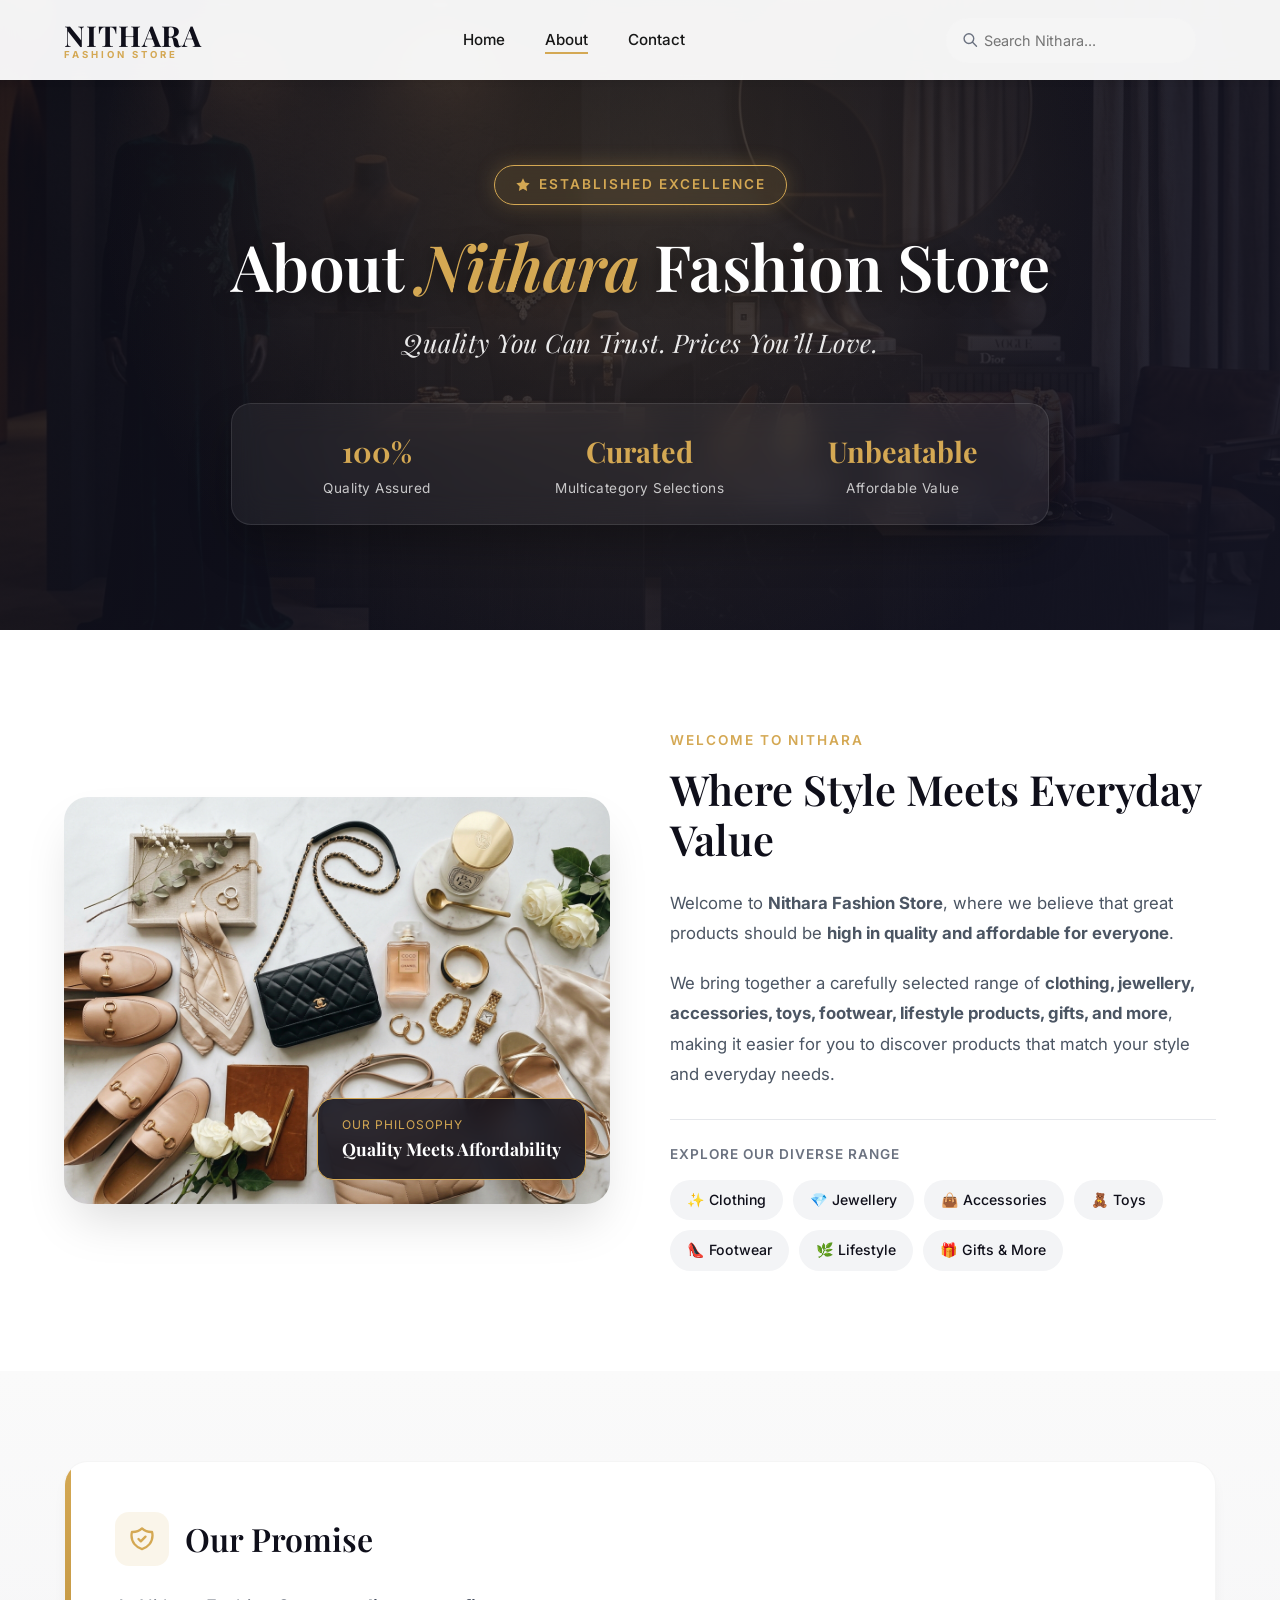
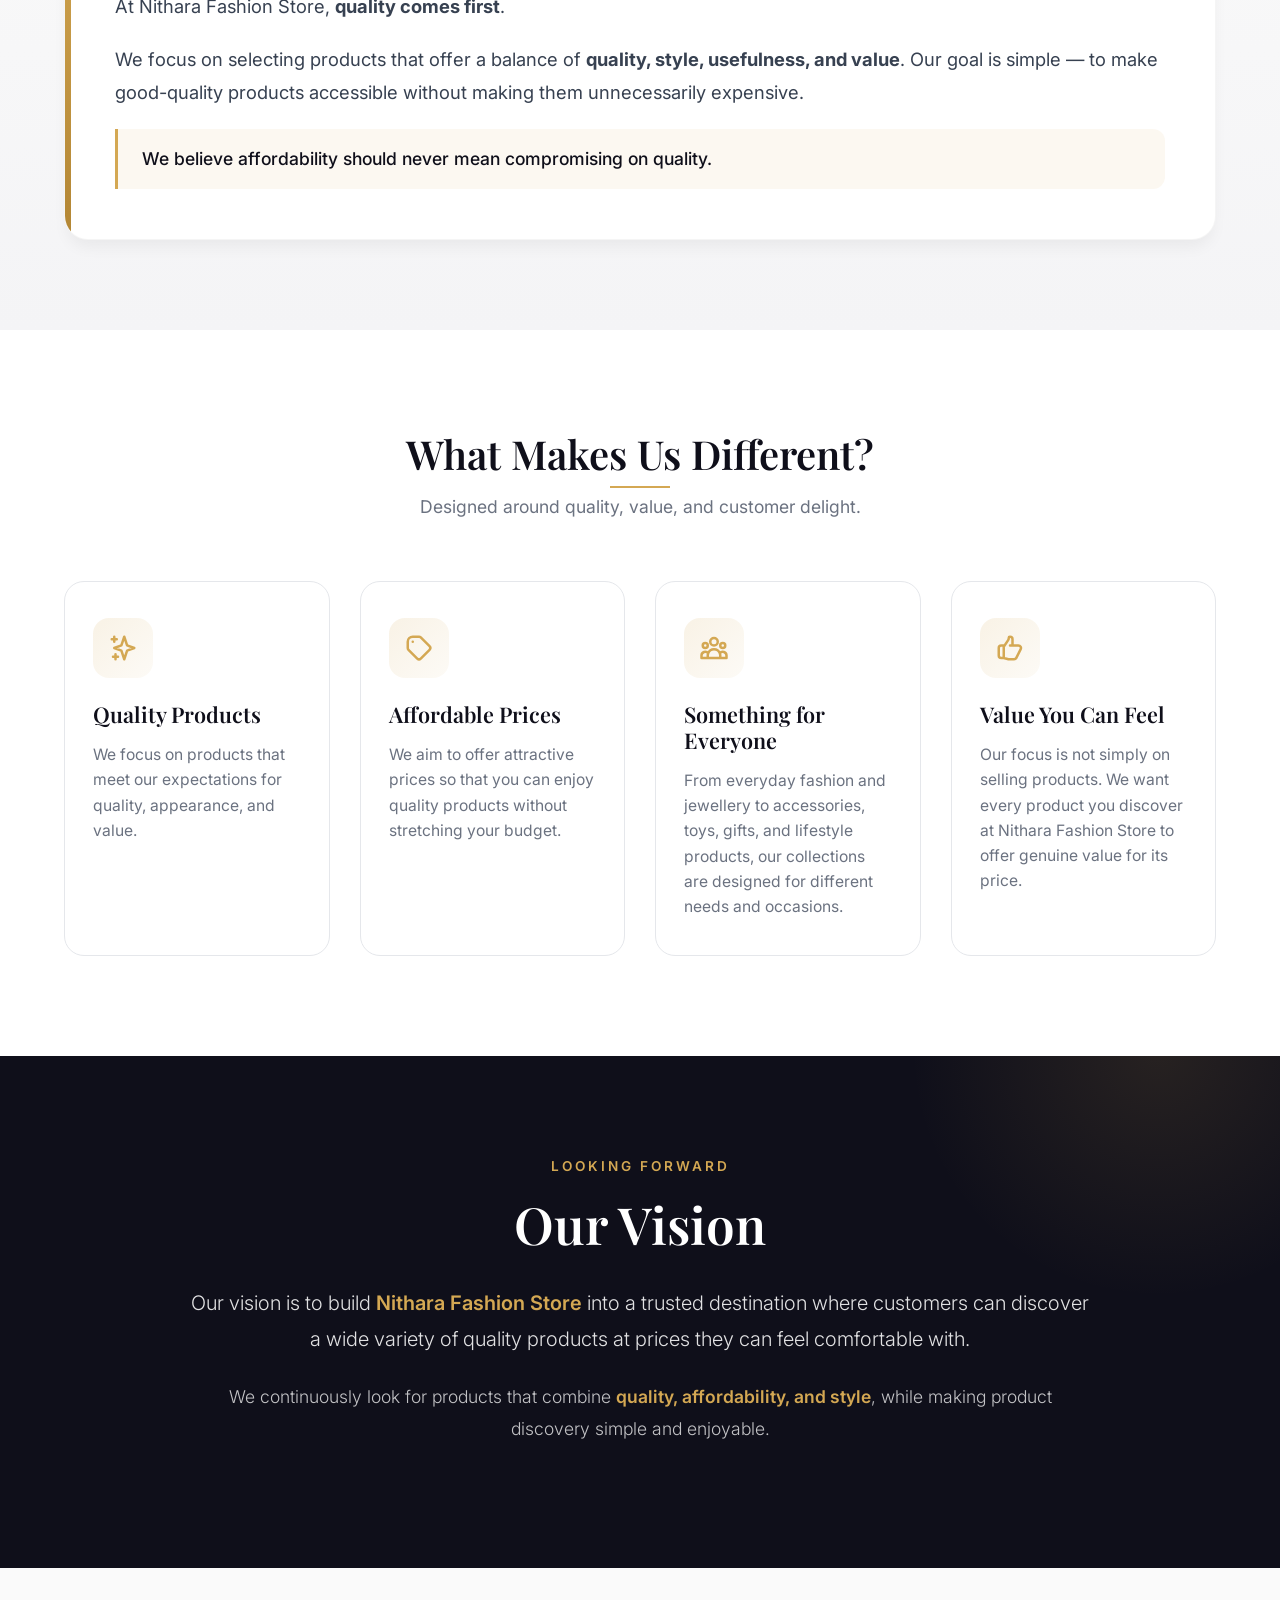
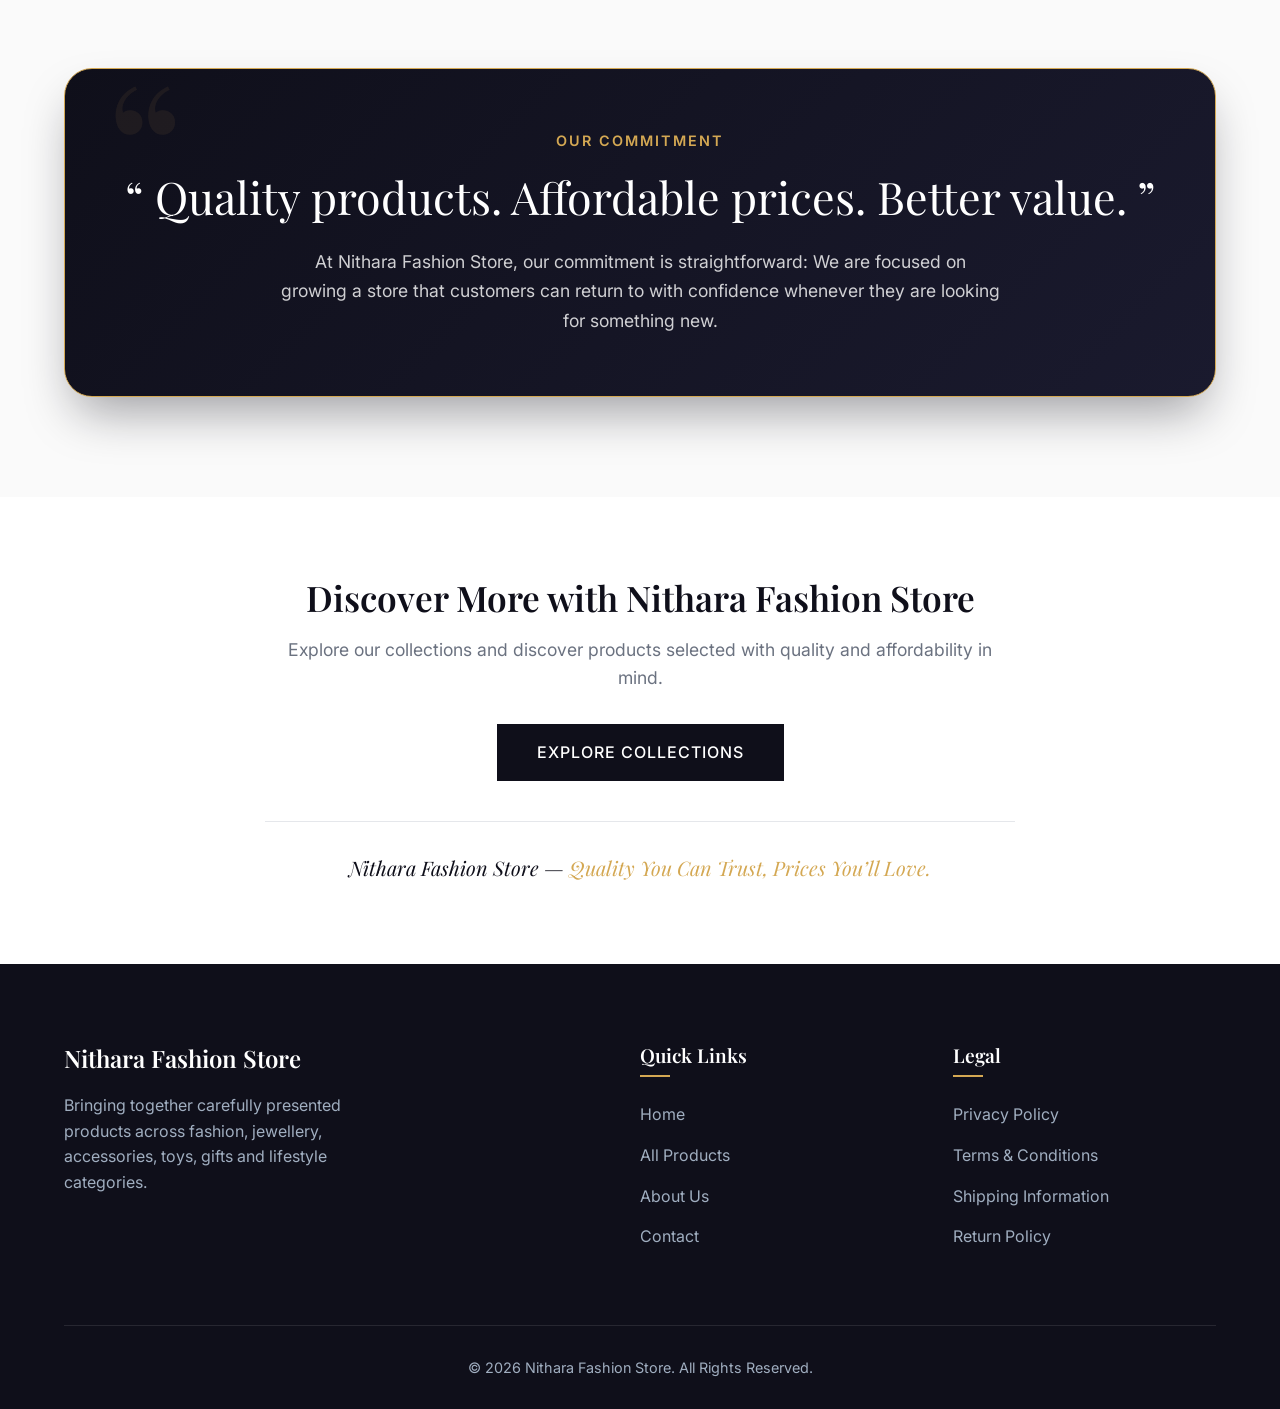
<file: frontend/pages/about.html>
<!DOCTYPE html>
<html lang="en">
<head>
    <meta charset="UTF-8">
    <meta name="viewport" content="width=device-width, initial-scale=1.0">
    <title>About Us | Nithara Fashion Store</title>
    <meta name="description" content="Learn about Nithara Fashion Store - Quality You Can Trust, Prices You'll Love. Clothing, jewellery, accessories, toys, footwear, lifestyle, gifts and more.">
    <link rel="icon" type="image/jpeg" href="../assets/images/favicon.jpg">
    <link rel="stylesheet" href="../css/main.css?v=11">
    <link rel="stylesheet" href="../css/components.css?v=11">
    <style>
        /* Modern Design System Tokens & Animations for About Page */
        :root {
            --gold-glow: rgba(212, 168, 83, 0.25);
            --card-border: rgba(212, 168, 83, 0.15);
        }

        /* Hero Section */
        .about-hero {
            position: relative;
            min-height: 70vh;
            display: flex;
            align-items: center;
            justify-content: center;
            background: linear-gradient(135deg, rgba(15, 15, 26, 0.82) 0%, rgba(20, 20, 35, 0.92) 100%), 
                        url('../assets/images/about-hero.jpg') center/cover no-repeat;
            color: var(--white);
            text-align: center;
            padding: 140px 20px 80px;
            overflow: hidden;
        }

        .about-hero::before {
            content: '';
            position: absolute;
            top: 0; left: 0; right: 0; bottom: 0;
            background: radial-gradient(circle at 50% 30%, rgba(212, 168, 83, 0.15), transparent 70%);
            pointer-events: none;
        }

        .about-hero-content {
            position: relative;
            z-index: 2;
            max-width: 900px;
            margin: 0 auto;
        }

        .hero-badge {
            display: inline-flex;
            align-items: center;
            gap: 8px;
            padding: 8px 20px;
            background: rgba(212, 168, 83, 0.12);
            border: 1px solid var(--primary-gold);
            backdrop-filter: blur(8px);
            border-radius: 50px;
            color: var(--primary-gold);
            font-size: 0.85rem;
            font-weight: 600;
            letter-spacing: 2px;
            text-transform: uppercase;
            margin-bottom: 24px;
            box-shadow: 0 0 20px var(--gold-glow);
        }

        .about-hero h1 {
            font-size: clamp(2.8rem, 5vw, 4.2rem);
            color: var(--white);
            margin-bottom: 20px;
            letter-spacing: -0.5px;
            line-height: 1.15;
            text-shadow: 0 4px 20px rgba(0,0,0,0.5);
        }

        .about-hero h1 span {
            color: var(--primary-gold);
            font-style: italic;
        }

        .about-hero-tagline {
            font-size: clamp(1.2rem, 2vw, 1.6rem);
            color: rgba(255, 255, 255, 0.9);
            font-family: var(--font-heading);
            font-style: italic;
            margin-bottom: 30px;
            letter-spacing: 0.5px;
        }

        /* Hero Quick Stats Floating Pill */
        .hero-stats-bar {
            display: grid;
            grid-template-columns: repeat(auto-fit, minmax(200px, 1fr));
            gap: 20px;
            margin-top: 40px;
            background: rgba(255, 255, 255, 0.05);
            backdrop-filter: blur(16px);
            border: 1px solid rgba(255, 255, 255, 0.1);
            border-radius: 20px;
            padding: 24px;
            box-shadow: 0 20px 40px rgba(0, 0, 0, 0.3);
        }

        .stat-item {
            text-align: center;
        }

        .stat-item .stat-num {
            font-family: var(--font-heading);
            font-size: 1.8rem;
            font-weight: 700;
            color: var(--primary-gold);
            margin-bottom: 4px;
        }

        .stat-item .stat-label {
            font-size: 0.85rem;
            color: rgba(255, 255, 255, 0.75);
            letter-spacing: 0.5px;
        }

        /* Story Section */
        .story-section {
            padding: 100px 0;
            background-color: var(--white);
        }

        .story-grid {
            display: grid;
            grid-template-columns: 1fr 1fr;
            gap: 60px;
            align-items: center;
        }

        @media (max-width: 992px) {
            .story-grid {
                grid-template-columns: 1fr;
                gap: 40px;
            }
        }

        .story-img-wrapper {
            position: relative;
            border-radius: 24px;
            overflow: hidden;
            box-shadow: 0 25px 50px -12px rgba(0, 0, 0, 0.15);
        }

        .story-img-wrapper img {
            width: 100%;
            height: 100%;
            object-fit: cover;
            transition: transform 0.8s cubic-bezier(0.25, 1, 0.5, 1);
        }

        .story-img-wrapper:hover img {
            transform: scale(1.04);
        }

        .story-img-badge {
            position: absolute;
            bottom: 24px;
            right: 24px;
            background: rgba(15, 15, 26, 0.85);
            backdrop-filter: blur(12px);
            border: 1px solid var(--primary-gold);
            color: var(--white);
            padding: 16px 24px;
            border-radius: 16px;
            box-shadow: var(--shadow-lg);
        }

        .story-img-badge span {
            display: block;
            font-size: 0.75rem;
            text-transform: uppercase;
            letter-spacing: 1px;
            color: var(--primary-gold);
        }

        .story-img-badge strong {
            font-size: 1.1rem;
            font-family: var(--font-heading);
        }

        .story-content .sub-heading {
            color: var(--primary-gold);
            font-weight: 600;
            text-transform: uppercase;
            letter-spacing: 2px;
            font-size: 0.85rem;
            margin-bottom: 12px;
            display: block;
        }

        .story-content h2 {
            font-size: 2.6rem;
            margin-bottom: 24px;
            color: var(--dark);
        }

        .story-content p {
            font-size: 1.05rem;
            color: #4B5563;
            line-height: 1.8;
            margin-bottom: 20px;
        }

        /* Category Chips Bar */
        .category-chips-wrapper {
            margin-top: 30px;
            padding-top: 24px;
            border-top: 1px solid #E5E7EB;
        }

        .category-chips-title {
            font-size: 0.85rem;
            font-weight: 600;
            color: var(--muted);
            text-transform: uppercase;
            letter-spacing: 1px;
            margin-bottom: 14px;
        }

        .category-chips {
            display: flex;
            flex-wrap: wrap;
            gap: 10px;
        }

        .chip {
            background: #F3F4F6;
            color: var(--dark);
            padding: 8px 16px;
            border-radius: 50px;
            font-size: 0.88rem;
            font-weight: 500;
            transition: var(--transition);
            border: 1px solid transparent;
            display: inline-flex;
            align-items: center;
            gap: 6px;
        }

        .chip:hover {
            background: rgba(212, 168, 83, 0.1);
            border-color: var(--primary-gold);
            color: var(--primary-gold);
            transform: translateY(-2px);
        }

        /* Section: Our Promise */
        .promise-section {
            padding: 90px 0;
            background: linear-gradient(180deg, #FAFAFA 0%, #F4F4F6 100%);
            position: relative;
        }

        .promise-card {
            background: var(--white);
            border-radius: 24px;
            padding: 50px;
            box-shadow: var(--shadow-md);
            border: 1px solid rgba(0,0,0,0.04);
            position: relative;
            overflow: hidden;
        }

        .promise-card::before {
            content: '';
            position: absolute;
            top: 0; left: 0;
            width: 6px;
            height: 100%;
            background: linear-gradient(180deg, var(--primary-gold), #B38634);
        }

        .promise-header {
            display: flex;
            align-items: center;
            gap: 16px;
            margin-bottom: 24px;
        }

        .promise-icon-box {
            width: 54px;
            height: 54px;
            border-radius: 14px;
            background: rgba(212, 168, 83, 0.12);
            color: var(--primary-gold);
            display: flex;
            align-items: center;
            justify-content: center;
        }

        .promise-icon-box svg {
            width: 28px;
            height: 28px;
        }

        .promise-header h3 {
            font-size: 2rem;
            color: var(--dark);
        }

        .promise-text {
            font-size: 1.15rem;
            line-height: 1.8;
            color: #374151;
            margin-bottom: 20px;
        }

        .promise-highlight {
            background: rgba(212, 168, 83, 0.08);
            border-left: 3px solid var(--primary-gold);
            padding: 16px 24px;
            border-radius: 0 12px 12px 0;
            font-size: 1.1rem;
            font-weight: 500;
            color: var(--dark);
        }

        /* Pillars Grid: What Makes Us Different */
        .pillars-section {
            padding: 100px 0;
            background-color: var(--white);
        }

        .pillars-grid {
            display: grid;
            grid-template-columns: repeat(4, 1fr);
            gap: 30px;
            margin-top: 50px;
        }

        @media (max-width: 1024px) {
            .pillars-grid {
                grid-template-columns: repeat(2, 1fr);
            }
        }

        @media (max-width: 640px) {
            .pillars-grid {
                grid-template-columns: 1fr;
            }
        }

        .pillar-card {
            background: #FFFFFF;
            border: 1px solid #E5E7EB;
            border-radius: 20px;
            padding: 36px 28px;
            transition: all 0.4s cubic-bezier(0.165, 0.84, 0.44, 1);
            position: relative;
            display: flex;
            flex-direction: column;
            height: 100%;
        }

        .pillar-card:hover {
            transform: translateY(-8px);
            border-color: var(--primary-gold);
            box-shadow: 0 20px 35px -10px rgba(212, 168, 83, 0.15);
        }

        .pillar-icon {
            width: 60px;
            height: 60px;
            border-radius: 16px;
            background: linear-gradient(135deg, rgba(212, 168, 83, 0.15) 0%, rgba(212, 168, 83, 0.05) 100%);
            color: var(--primary-gold);
            display: flex;
            align-items: center;
            justify-content: center;
            margin-bottom: 24px;
            transition: var(--transition);
        }

        .pillar-card:hover .pillar-icon {
            background: var(--primary-gold);
            color: var(--white);
            transform: scale(1.08);
        }

        .pillar-icon svg {
            width: 30px;
            height: 30px;
        }

        .pillar-card h3 {
            font-size: 1.35rem;
            margin-bottom: 14px;
            color: var(--dark);
        }

        .pillar-card p {
            font-size: 0.98rem;
            color: #6B7280;
            line-height: 1.6;
            flex-grow: 1;
        }

        /* Vision Section */
        .vision-section {
            padding: 100px 0;
            background: var(--dark);
            color: var(--white);
            position: relative;
            overflow: hidden;
        }

        .vision-section::before {
            content: '';
            position: absolute;
            top: -50%;
            right: -10%;
            width: 500px;
            height: 500px;
            background: radial-gradient(circle, rgba(212, 168, 83, 0.12) 0%, transparent 70%);
            border-radius: 50%;
            pointer-events: none;
        }

        .vision-container {
            max-width: 900px;
            margin: 0 auto;
            text-align: center;
            position: relative;
            z-index: 2;
        }

        .vision-badge {
            color: var(--primary-gold);
            font-size: 0.85rem;
            font-weight: 600;
            text-transform: uppercase;
            letter-spacing: 3px;
            margin-bottom: 16px;
            display: block;
        }

        .vision-container h2 {
            color: var(--white);
            font-size: clamp(2.2rem, 4vw, 3.2rem);
            margin-bottom: 30px;
        }

        .vision-quote {
            font-size: 1.25rem;
            line-height: 1.8;
            color: rgba(255, 255, 255, 0.88);
            margin-bottom: 24px;
            font-weight: 300;
        }

        .vision-quote strong {
            color: var(--primary-gold);
            font-weight: 600;
        }

        /* Commitment Banner Section */
        .commitment-section {
            padding: 100px 0;
            background-color: var(--background);
        }

        .commitment-box {
            background: linear-gradient(135deg, #0F0F1A 0%, #1A1A2E 100%);
            border-radius: 28px;
            padding: 60px 40px;
            text-align: center;
            color: var(--white);
            position: relative;
            border: 1px solid var(--primary-gold);
            box-shadow: 0 25px 50px -12px rgba(15, 15, 26, 0.4);
            overflow: hidden;
        }

        .commitment-box::after {
            content: '“';
            position: absolute;
            top: -20px;
            left: 40px;
            font-family: var(--font-heading);
            font-size: 12rem;
            color: rgba(212, 168, 83, 0.08);
            line-height: 1;
            pointer-events: none;
        }

        .commitment-title {
            color: var(--primary-gold);
            font-size: 0.9rem;
            text-transform: uppercase;
            letter-spacing: 2px;
            font-weight: 600;
            margin-bottom: 16px;
        }

        .commitment-main {
            font-family: var(--font-heading);
            font-size: clamp(1.8rem, 3.5vw, 2.8rem);
            color: var(--white);
            margin-bottom: 20px;
            line-height: 1.3;
        }

        .commitment-sub {
            font-size: 1.1rem;
            color: rgba(255, 255, 255, 0.8);
            max-width: 720px;
            margin: 0 auto;
            line-height: 1.7;
        }

        /* CTA Bottom Section */
        .cta-section {
            padding: 80px 0;
            text-align: center;
            background: var(--white);
        }

        .cta-container {
            max-width: 750px;
            margin: 0 auto;
        }

        .cta-container h2 {
            font-size: 2.2rem;
            margin-bottom: 16px;
        }

        .cta-container p {
            font-size: 1.1rem;
            color: var(--muted);
            margin-bottom: 32px;
        }

        .cta-brand-tagline {
            margin-top: 40px;
            padding-top: 30px;
            border-top: 1px solid #E5E7EB;
            font-family: var(--font-heading);
            font-size: 1.25rem;
            color: var(--dark);
            font-style: italic;
        }

        .cta-brand-tagline span {
            color: var(--primary-gold);
        }
    </style>
</head>
<body>

    <!-- Global Loader -->
    <div class="global-loader" id="global-loader">
        <div class="loader-brand">NITHARA</div>
        <div class="spinner"></div>
    </div>

    <!-- Navbar -->
    <nav class="navbar">
        <div class="container">
            <a href="/" class="brand">
                NITHARA
                <span>Fashion Store</span>
            </a>
            
            <ul class="nav-links">
                <li>
                    <a href="/">
                        <svg class="nav-icon" fill="none" stroke="currentColor" viewBox="0 0 24 24"><path stroke-linecap="round" stroke-linejoin="round" stroke-width="2" d="M3 12l2-2m0 0l7-7 7 7M5 10v10a1 1 0 001 1h3m10-11l2 2m-2-2v10a1 1 0 01-1 1h-3m-6 0a1 1 0 001-1v-4a1 1 0 011-1h2a1 1 0 011 1v4a1 1 0 001 1m-6 0h6"></path></svg>
                        <span>Home</span>
                    </a>
                </li>
                <li>
                    <a href="/pages/about.html" class="active">
                        <svg class="nav-icon" fill="none" stroke="currentColor" viewBox="0 0 24 24"><path stroke-linecap="round" stroke-linejoin="round" stroke-width="2" d="M13 16h-1v-4h-1m1-4h.01M21 12a9 9 0 11-18 0 9 9 0 0118 0z"></path></svg>
                        <span>About</span>
                    </a>
                </li>
                <li>
                    <a href="/pages/contact.html">
                        <svg class="nav-icon" fill="none" stroke="currentColor" viewBox="0 0 24 24"><path stroke-linecap="round" stroke-linejoin="round" stroke-width="2" d="M3 8l7.89 5.26a2 2 0 002.22 0L21 8M5 19h14a2 2 0 002-2V7a2 2 0 00-2-2H5a2 2 0 00-2 2v10a2 2 0 002 2z"></path></svg>
                        <span>Contact</span>
                    </a>
                </li>
            </ul>
            
            <div class="nav-search-widget" style="margin-right: 20px;">
                <svg xmlns="http://www.w3.org/2000/svg" fill="none" viewBox="0 0 24 24" stroke="currentColor">
                    <path stroke-linecap="round" stroke-linejoin="round" stroke-width="2" d="M21 21l-6-6m2-5a7 7 0 11-14 0 7 7 0 0114 0z" />
                </svg>
                <input type="text" id="global-search-input" placeholder="Search Nithara...">
                <div class="search-dropdown" id="global-search-dropdown"></div>
            </div>
            <button class="hamburger">☰</button>
        </div>
    </nav>

    <!-- Hero Header Section -->
    <header class="about-hero">
        <div class="about-hero-content fade-in">
            <div class="hero-badge">
                <svg width="16" height="16" fill="currentColor" viewBox="0 0 24 24"><path d="M12 2l3.09 6.26L22 9.27l-5 4.87 1.18 6.88L12 17.77l-6.18 3.25L7 14.14 2 9.27l6.91-1.01L12 2z"/></svg>
                Established Excellence
            </div>
            <h1>About <span>Nithara</span> Fashion Store</h1>
            <p class="about-hero-tagline">Quality You Can Trust. Prices You’ll Love.</p>

            <div class="hero-stats-bar">
                <div class="stat-item">
                    <div class="stat-num">100%</div>
                    <div class="stat-label">Quality Assured</div>
                </div>
                <div class="stat-item">
                    <div class="stat-num">Curated</div>
                    <div class="stat-label">Multicategory Selections</div>
                </div>
                <div class="stat-item">
                    <div class="stat-num">Unbeatable</div>
                    <div class="stat-label">Affordable Value</div>
                </div>
            </div>
        </div>
    </header>

    <!-- Story & Welcome Section -->
    <section class="story-section">
        <div class="container">
            <div class="story-grid">
                <div class="story-img-wrapper fade-in">
                    <img src="../assets/images/about-story.jpg" alt="Nithara Fashion Store Quality Collections">
                    <div class="story-img-badge">
                        <span>Our Philosophy</span>
                        <strong>Quality Meets Affordability</strong>
                    </div>
                </div>

                <div class="story-content fade-in">
                    <span class="sub-heading">Welcome To Nithara</span>
                    <h2>Where Style Meets Everyday Value</h2>
                    <p>
                        Welcome to <strong>Nithara Fashion Store</strong>, where we believe that great products should be <strong>high in quality and affordable for everyone</strong>.
                    </p>
                    <p>
                        We bring together a carefully selected range of <strong>clothing, jewellery, accessories, toys, footwear, lifestyle products, gifts, and more</strong>, making it easier for you to discover products that match your style and everyday needs.
                    </p>

                    <div class="category-chips-wrapper">
                        <div class="category-chips-title">Explore Our Diverse Range</div>
                        <div class="category-chips">
                            <span class="chip">✨ Clothing</span>
                            <span class="chip">💎 Jewellery</span>
                            <span class="chip">👜 Accessories</span>
                            <span class="chip">🧸 Toys</span>
                            <span class="chip">👠 Footwear</span>
                            <span class="chip">🌿 Lifestyle</span>
                            <span class="chip">🎁 Gifts & More</span>
                        </div>
                    </div>
                </div>
            </div>
        </div>
    </section>

    <!-- Our Promise Section -->
    <section class="promise-section">
        <div class="container">
            <div class="promise-card fade-in">
                <div class="promise-header">
                    <div class="promise-icon-box">
                        <svg fill="none" stroke="currentColor" viewBox="0 0 24 24">
                            <path stroke-linecap="round" stroke-linejoin="round" stroke-width="2" d="M9 12l2 2 4-4m5.618-4.016A11.955 11.955 0 0112 2.944a11.955 11.955 0 01-8.618 3.04A12.02 12.02 0 003 9c0 5.591 3.824 10.29 9 11.622 5.176-1.332 9-6.03 9-11.622 0-1.042-.133-2.052-.382-3.016z"/>
                        </svg>
                    </div>
                    <h3>Our Promise</h3>
                </div>
                <div class="promise-text">
                    At Nithara Fashion Store, <strong>quality comes first</strong>.
                </div>
                <div class="promise-text">
                    We focus on selecting products that offer a balance of <strong>quality, style, usefulness, and value</strong>. Our goal is simple — to make good-quality products accessible without making them unnecessarily expensive.
                </div>
                <div class="promise-highlight">
                    We believe affordability should never mean compromising on quality.
                </div>
            </div>
        </div>
    </section>

    <!-- What Makes Us Different? Grid -->
    <section class="pillars-section">
        <div class="container">
            <div class="section-header fade-in">
                <h2>What Makes Us Different?</h2>
                <p>Designed around quality, value, and customer delight.</p>
            </div>

            <div class="pillars-grid">
                <!-- Pillar 1 -->
                <div class="pillar-card fade-in">
                    <div class="pillar-icon">
                        <svg fill="none" stroke="currentColor" viewBox="0 0 24 24">
                            <path stroke-linecap="round" stroke-linejoin="round" stroke-width="2" d="M5 3v4M3 5h4M6 17v4m-2-2h4m5-16l2.286 6.857L21 12l-5.714 2.143L13 21l-2.286-6.857L5 12l5.714-2.143L13 3z"/>
                        </svg>
                    </div>
                    <h3>Quality Products</h3>
                    <p>We focus on products that meet our expectations for quality, appearance, and value.</p>
                </div>

                <!-- Pillar 2 -->
                <div class="pillar-card fade-in">
                    <div class="pillar-icon">
                        <svg fill="none" stroke="currentColor" viewBox="0 0 24 24">
                            <path stroke-linecap="round" stroke-linejoin="round" stroke-width="2" d="M7 7h.01M7 3h5c.512 0 1.024.195 1.414.586l7 7a2 2 0 010 2.828l-7 7a2 2 0 01-2.828 0l-7-7A1.994 1.994 0 013 12V7a4 4 0 014-4z"/>
                        </svg>
                    </div>
                    <h3>Affordable Prices</h3>
                    <p>We aim to offer attractive prices so that you can enjoy quality products without stretching your budget.</p>
                </div>

                <!-- Pillar 3 -->
                <div class="pillar-card fade-in">
                    <div class="pillar-icon">
                        <svg fill="none" stroke="currentColor" viewBox="0 0 24 24">
                            <path stroke-linecap="round" stroke-linejoin="round" stroke-width="2" d="M17 20h5v-2a3 3 0 00-5.356-1.857M17 20H7m10 0v-2c0-.656-.126-1.283-.356-1.857M7 20H2v-2a3 3 0 015.356-1.857M7 20v-2c0-.656.126-1.283.356-1.857m0 0a5.002 5.002 0 019.288 0M15 7a3 3 0 11-6 0 3 3 0 016 0zm6 3a2 2 0 11-4 0 2 2 0 014 0zM7 10a2 2 0 11-4 0 2 2 0 014 0z"/>
                        </svg>
                    </div>
                    <h3>Something for Everyone</h3>
                    <p>From everyday fashion and jewellery to accessories, toys, gifts, and lifestyle products, our collections are designed for different needs and occasions.</p>
                </div>

                <!-- Pillar 4 -->
                <div class="pillar-card fade-in">
                    <div class="pillar-icon">
                        <svg fill="none" stroke="currentColor" viewBox="0 0 24 24">
                            <path stroke-linecap="round" stroke-linejoin="round" stroke-width="2" d="M14 10h4.764a2 2 0 011.789 2.894l-3.5 7A2 2 0 0115.263 21h-4.017c-.163 0-.326-.02-.485-.06L7 20m7-10V5a2 2 0 00-2-2h-.095c-.5 0-.905.405-.905.905 0 .714-.211 1.412-.608 2.006L7 11v9m7-10h-2M7 20H5a2 2 0 01-2-2v-6a2 2 0 012-2h2.5"/>
                        </svg>
                    </div>
                    <h3>Value You Can Feel</h3>
                    <p>Our focus is not simply on selling products. We want every product you discover at Nithara Fashion Store to offer genuine value for its price.</p>
                </div>
            </div>
        </div>
    </section>

    <!-- Our Vision Section -->
    <section class="vision-section">
        <div class="container">
            <div class="vision-container fade-in">
                <span class="vision-badge">Looking Forward</span>
                <h2>Our Vision</h2>
                <p class="vision-quote">
                    Our vision is to build <strong>Nithara Fashion Store</strong> into a trusted destination where customers can discover a wide variety of quality products at prices they can feel comfortable with.
                </p>
                <p class="vision-quote" style="font-size: 1.1rem; color: rgba(255,255,255,0.75);">
                    We continuously look for products that combine <strong>quality, affordability, and style</strong>, while making product discovery simple and enjoyable.
                </p>
            </div>
        </div>
    </section>

    <!-- Our Commitment Section -->
    <section class="commitment-section">
        <div class="container">
            <div class="commitment-box fade-in">
                <div class="commitment-title">Our Commitment</div>
                <div class="commitment-main">
                    “ Quality products. Affordable prices. Better value. ”
                </div>
                <div class="commitment-sub">
                    At Nithara Fashion Store, our commitment is straightforward: We are focused on growing a store that customers can return to with confidence whenever they are looking for something new.
                </div>
            </div>
        </div>
    </section>

    <!-- Call to Action Section -->
    <section class="cta-section">
        <div class="container">
            <div class="cta-container fade-in">
                <h2>Discover More with Nithara Fashion Store</h2>
                <p>Explore our collections and discover products selected with quality and affordability in mind.</p>
                <a href="/pages/products.html" class="btn btn-primary" style="padding: 16px 40px; font-size: 1rem;">Explore Collections</a>
                
                <div class="cta-brand-tagline">
                    Nithara Fashion Store — <span>Quality You Can Trust, Prices You’ll Love.</span>
                </div>
            </div>
        </div>
    </section>

    <!-- Footer -->
    <footer class="footer">
        <div class="container">
            <div class="footer-grid">
                <div class="footer-brand">
                    <h2>Nithara Fashion Store</h2>
                    <p>Bringing together carefully presented products across fashion, jewellery, accessories, toys, gifts and lifestyle categories.</p>
                </div>
                
                <div class="footer-links">
                    <h3>Quick Links</h3>
                    <ul>
                        <li><a href="/">Home</a></li>
                        <li><a href="/pages/products.html">All Products</a></li>
                        <li><a href="/pages/about.html">About Us</a></li>
                        <li><a href="/pages/contact.html">Contact</a></li>
                    </ul>
                </div>
                
                <div class="footer-links">
                    <h3>Legal</h3>
                    <ul>
                        <li><a href="#">Privacy Policy</a></li>
                        <li><a href="#">Terms & Conditions</a></li>
                        <li><a href="#">Shipping Information</a></li>
                        <li><a href="#">Return Policy</a></li>
                    </ul>
                </div>
            </div>
            
            <div class="footer-bottom">
                <p>&copy; 2026 Nithara Fashion Store. All Rights Reserved.</p>
            </div>
        </div>
    </footer>

    <script src="../js/api.js"></script>
    <script src="../js/main.js"></script>
    <script src="../js/search-widget.js"></script>
</body>
</html>
</file>
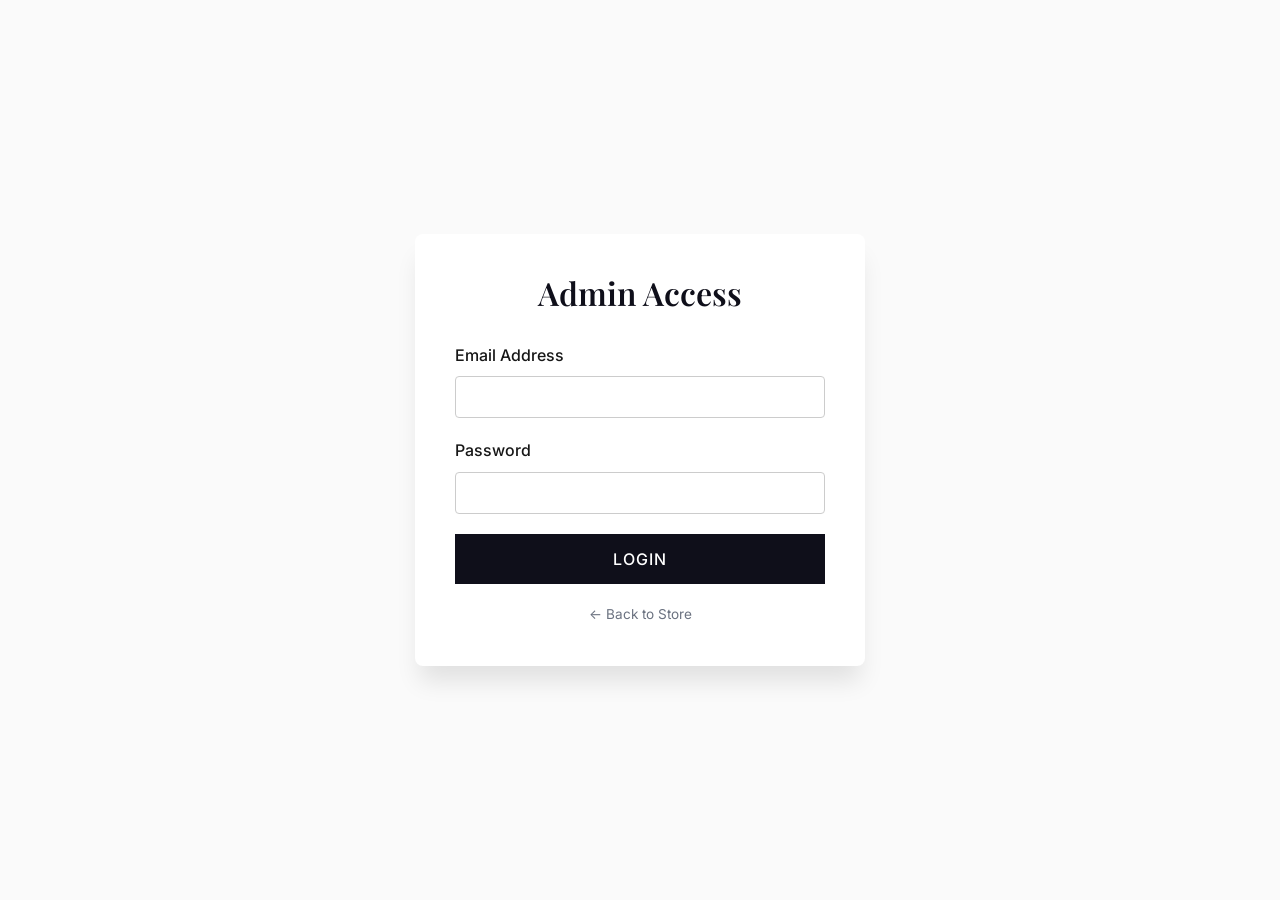
<file: frontend/pages/login.html>
<!DOCTYPE html>
<html lang="en">
<head>
    <meta charset="UTF-8">
    <meta name="viewport" content="width=device-width, initial-scale=1.0">
    <title>Admin Login | Nithara Fashion Store</title>
    <link rel="icon" type="image/jpeg" href="../assets/images/favicon.jpg">
    <link rel="stylesheet" href="../css/main.css">
    <link rel="stylesheet" href="../css/components.css">
    <style>
        .login-section {
            height: 100vh;
            display: flex;
            align-items: center;
            justify-content: center;
            background-color: var(--background);
        }
        .login-card {
            background-color: var(--white);
            padding: 40px;
            border-radius: 8px;
            box-shadow: var(--shadow-lg);
            width: 100%;
            max-width: 450px;
        }
        .login-card h1 {
            text-align: center;
            margin-bottom: 30px;
            font-size: 2rem;
        }
        .form-group {
            margin-bottom: 20px;
        }
        .form-group label {
            display: block;
            margin-bottom: 8px;
            font-weight: 500;
        }
        .form-group input {
            width: 100%;
            padding: 12px;
            border: 1px solid #ccc;
            border-radius: 4px;
            font-family: var(--font-body);
            outline: none;
        }
        .form-group input:focus {
            border-color: var(--primary-gold);
        }
        .error-msg {
            color: #E53E3E;
            font-size: 0.9rem;
            margin-bottom: 20px;
            display: none;
        }
        .btn-block {
            width: 100%;
        }
    </style>
</head>
<body>

    <section class="login-section">
        <div class="login-card fade-in visible">
            <h1>Admin Access</h1>
            <div id="error-msg" class="error-msg"></div>
            <form id="login-form">
                <div class="form-group">
                    <label for="email">Email Address</label>
                    <input type="email" id="email" required>
                </div>
                <div class="form-group">
                    <label for="password">Password</label>
                    <input type="password" id="password" required>
                </div>
                <button type="submit" class="btn btn-primary btn-block">Login</button>
            </form>
            <p style="text-align: center; margin-top: 20px; font-size: 0.85rem; color: var(--muted);">
                <a href="/">&larr; Back to Store</a>
            </p>
        </div>
    </section>

    <script src="../js/api.js"></script>
    <script src="../js/login.js"></script>
</body>
</html>
</file>
<file: frontend/css/main.css>
@import url('https://fonts.googleapis.com/css2?family=Inter:wght@300;400;500;600&family=Playfair+Display:wght@400;500;600;700&display=swap');

:root {
    --primary-gold: #D4A853;
    --dark: #0F0F1A;
    --background: #FAFAFA;
    --text: #171717;
    --muted: #6B7280;
    --white: #FFFFFF;
    
    --font-heading: 'Playfair Display', serif;
    --font-body: 'Inter', sans-serif;
    
    --transition: all 0.3s cubic-bezier(0.25, 0.8, 0.25, 1);
    --shadow-sm: 0 4px 6px -1px rgba(0, 0, 0, 0.05);
    --shadow-md: 0 10px 15px -3px rgba(0, 0, 0, 0.05);
    --shadow-lg: 0 20px 25px -5px rgba(0, 0, 0, 0.1);
}

* {
    margin: 0;
    padding: 0;
    box-sizing: border-box;
}

body {
    font-family: var(--font-body);
    background-color: var(--background);
    color: var(--text);
    line-height: 1.6;
    overflow-x: hidden;
}

h1, h2, h3, h4, h5, h6 {
    font-family: var(--font-heading);
    font-weight: 600;
    line-height: 1.2;
    color: var(--dark);
}

a {
    text-decoration: none;
    color: inherit;
    transition: var(--transition);
}

ul {
    list-style: none;
}

img {
    max-width: 100%;
    display: block;
}

.container {
    max-width: 1440px;
    margin: 0 auto;
    padding: 0 5%;
}

.section {
    padding: 100px 0;
}

.section-header {
    text-align: center;
    margin-bottom: 60px;
}

.section-header h2 {
    font-size: 2.5rem;
    margin-bottom: 15px;
    position: relative;
    display: inline-block;
}

.section-header h2::after {
    content: '';
    position: absolute;
    bottom: -10px;
    left: 50%;
    transform: translateX(-50%);
    width: 60px;
    height: 2px;
    background-color: var(--primary-gold);
}

.section-header p {
    color: var(--muted);
    font-size: 1.1rem;
}

/* Animations */
.fade-in {
    opacity: 0;
    transform: translateY(20px);
    transition: opacity 0.8s ease, transform 0.8s ease;
}

.fade-in.visible {
    opacity: 1;
    transform: translateY(0);
}

/* Beautiful Loading Spinner */
.spinner-container {
    display: flex;
    justify-content: center;
    align-items: center;
    padding: 40px;
    width: 100%;
}

.spinner {
    width: 40px;
    height: 40px;
    border: 3px solid rgba(212, 168, 83, 0.2);
    border-radius: 50%;
    border-top-color: var(--primary-gold);
    animation: spin 1s ease-in-out infinite;
}

@keyframes spin {
    to {
        transform: rotate(360deg);
    }
}
</file>
<file: frontend/css/components.css>
/* Premium Global Loader */
.global-loader {
    position: fixed;
    top: 0;
    left: 0;
    width: 100%;
    height: 100vh;
    background-color: var(--background);
    display: flex;
    flex-direction: column;
    justify-content: center;
    align-items: center;
    z-index: 9999;
    transition: opacity 0.5s ease, visibility 0.5s ease;
}

.global-loader.hidden {
    opacity: 0;
    visibility: hidden;
    pointer-events: none;
}

.global-loader .loader-brand {
    font-family: var(--font-heading);
    font-size: 2rem;
    font-weight: 700;
    letter-spacing: 4px;
    color: var(--dark);
    margin-bottom: 20px;
    animation: pulse 1.5s infinite;
}

@keyframes pulse {
    0%, 100% { opacity: 1; }
    50% { opacity: 0.5; }
}

/* Navbar */
.navbar {
    position: fixed;
    top: 0;
    left: 0;
    width: 100%;
    background-color: rgba(255, 255, 255, 0.95);
    backdrop-filter: blur(10px);
    z-index: 1000;
    box-shadow: var(--shadow-sm);
    transition: var(--transition);
}

.navbar .container {
    display: flex;
    justify-content: space-between;
    align-items: center;
    height: 80px;
}

.brand {
    font-family: var(--font-heading);
    font-size: 1.8rem;
    font-weight: 700;
    letter-spacing: 1px;
    color: var(--dark);
    display: flex;
    flex-direction: column;
    line-height: 1;
}

.brand span {
    font-family: var(--font-body);
    font-size: 0.6rem;
    letter-spacing: 3px;
    color: var(--primary-gold);
    text-transform: uppercase;
}

.nav-links {
    display: flex;
    gap: 40px;
}

.nav-links a {
    font-weight: 500;
    font-size: 0.95rem;
    position: relative;
}

.nav-links a::after {
    content: '';
    position: absolute;
    bottom: -5px;
    left: 0;
    width: 0;
    height: 2px;
    background-color: var(--primary-gold);
    transition: var(--transition);
}

.nav-links a:hover::after,
.nav-links a.active::after {
    width: 100%;
}

/* Nav Search Widget */
.nav-search-widget {
    position: relative;
    display: flex;
    align-items: center;
    background-color: #f5f5f5;
    border-radius: 50px;
    padding: 5px 15px;
    width: 250px;
    transition: var(--transition);
    border: 1px solid transparent;
}

.nav-search-widget:focus-within {
    background-color: #fff;
    border-color: var(--primary-gold);
    box-shadow: 0 0 0 3px rgba(212, 168, 83, 0.1);
    width: 300px;
}

.nav-search-widget input {
    border: none;
    background: transparent;
    outline: none;
    width: 100%;
    padding: 8px 5px;
    font-family: var(--font-body);
    font-size: 0.9rem;
}

.nav-search-widget svg {
    width: 18px;
    height: 18px;
    color: var(--muted);
}

.search-dropdown {
    position: absolute;
    top: 120%;
    right: 0;
    width: 350px;
    background: white;
    border-radius: 12px;
    box-shadow: var(--shadow-lg);
    border: 1px solid #eaeaea;
    max-height: 400px;
    overflow-y: auto;
    display: none;
    flex-direction: column;
    z-index: 1000;
}

.search-dropdown.active {
    display: flex;
}

.search-dropdown-item {
    display: flex;
    align-items: center;
    padding: 10px 15px;
    border-bottom: 1px solid #eaeaea;
    text-decoration: none;
    color: var(--text);
    transition: var(--transition);
}
.search-dropdown-item:last-child {
    border-bottom: none;
}
.search-dropdown-item:hover {
    background-color: #f9f9f9;
}
.search-dropdown-item img {
    width: 40px;
    height: 40px;
    object-fit: cover;
    border-radius: 4px;
    margin-right: 15px;
}
.search-dropdown-item-details {
    display: flex;
    flex-direction: column;
}
.search-dropdown-item-title {
    font-weight: 500;
    font-size: 0.9rem;
}
.search-dropdown-item-price {
    font-size: 0.85rem;
    color: var(--primary-gold);
}
.search-empty {
    padding: 20px;
    text-align: center;
    color: var(--muted);
    font-size: 0.9rem;
}

.hamburger {
    display: none;
    cursor: pointer;
    background: none;
    border: none;
    font-size: 1.5rem;
    color: var(--dark);
}

/* Buttons */
.btn {
    display: inline-block;
    padding: 15px 40px;
    font-family: var(--font-body);
    font-weight: 500;
    font-size: 1rem;
    text-transform: uppercase;
    letter-spacing: 1px;
    border: none;
    cursor: pointer;
    transition: var(--transition);
}

.btn-primary {
    background-color: var(--dark);
    color: var(--white);
}

.btn-primary:hover {
    background-color: var(--primary-gold);
    transform: translateY(-2px);
    box-shadow: var(--shadow-md);
}

.btn-outline {
    background-color: transparent;
    border: 1px solid var(--dark);
    color: var(--dark);
}

.btn-outline:hover {
    background-color: var(--dark);
    color: var(--white);
}

/* Cards */
.grid {
    display: grid;
    gap: 30px;
}

.grid-4 { grid-template-columns: repeat(4, 1fr); }
.grid-3 { grid-template-columns: repeat(3, 1fr); }

.category-card {
    position: relative;
    border-radius: 8px;
    overflow: hidden;
    aspect-ratio: 3/4;
    cursor: pointer;
}

.category-card img {
    width: 100%;
    height: 100%;
    object-fit: cover;
    transition: transform 0.6s ease;
}

.category-card:hover img {
    transform: scale(1.05);
}

.category-card .overlay {
    position: absolute;
    bottom: 0;
    left: 0;
    width: 100%;
    padding: 40px 20px 20px;
    background: linear-gradient(to top, rgba(15, 15, 26, 0.8), transparent);
    color: var(--white);
    display: flex;
    flex-direction: column;
    align-items: flex-start;
}

.category-card h3 {
    color: var(--white);
    font-size: 1.5rem;
    margin-bottom: 5px;
}

.category-card span {
    font-size: 0.9rem;
    text-transform: uppercase;
    letter-spacing: 1px;
    color: var(--primary-gold);
    opacity: 0;
    transform: translateY(10px);
    transition: var(--transition);
}

.category-card:hover span {
    opacity: 1;
    transform: translateY(0);
}

.product-card {
    background-color: var(--white);
    border-radius: 8px;
    overflow: hidden;
    transition: var(--transition);
}

.product-card:hover {
    box-shadow: var(--shadow-md);
    transform: translateY(-5px);
}

.product-img-wrapper {
    position: relative;
    aspect-ratio: 1;
    overflow: hidden;
    background-color: #f5f5f5;
}

.product-img-wrapper img {
    width: 100%;
    height: 100%;
    object-fit: cover;
    transition: transform 0.6s ease;
}

.product-card:hover .product-img-wrapper img {
    transform: scale(1.05);
}

.badge {
    position: absolute;
    top: 15px;
    left: 15px;
    background-color: var(--primary-gold);
    color: var(--white);
    padding: 5px 12px;
    font-size: 0.75rem;
    font-weight: 600;
    letter-spacing: 1px;
    text-transform: uppercase;
    z-index: 2;
}

.product-info {
    padding: 20px;
    text-align: center;
}

.product-category {
    font-size: 0.8rem;
    color: var(--muted);
    text-transform: uppercase;
    letter-spacing: 1px;
    margin-bottom: 8px;
}

.product-name {
    font-family: var(--font-heading);
    font-size: 1.2rem;
    color: var(--dark);
    margin-bottom: 10px;
    white-space: nowrap;
    overflow: hidden;
    text-overflow: ellipsis;
}

.product-price {
    font-weight: 600;
    color: var(--text);
    display: flex;
    justify-content: center;
    gap: 10px;
    align-items: center;
}

.compare-price {
    color: var(--muted);
    text-decoration: line-through;
    font-size: 0.9rem;
    font-weight: 400;
}

/* Footer */
.footer {
    background-color: var(--dark);
    color: var(--white);
    padding: 80px 0 30px;
}

.footer-grid {
    display: grid;
    grid-template-columns: 2fr 1fr 1fr;
    gap: 50px;
    margin-bottom: 60px;
}

.footer-brand h2 {
    color: var(--white);
    margin-bottom: 20px;
}

.footer-brand p {
    color: #A0AEC0;
    max-width: 300px;
}

.footer h3 {
    color: var(--white);
    font-size: 1.2rem;
    margin-bottom: 25px;
    position: relative;
    padding-bottom: 10px;
}

.footer h3::after {
    content: '';
    position: absolute;
    bottom: 0;
    left: 0;
    width: 30px;
    height: 2px;
    background-color: var(--primary-gold);
}

.footer-links li {
    margin-bottom: 15px;
}

.footer-links a {
    color: #A0AEC0;
}

.footer-links a:hover {
    color: var(--primary-gold);
    padding-left: 5px;
}

.footer-bottom {
    text-align: center;
    padding-top: 30px;
    border-top: 1px solid rgba(255, 255, 255, 0.1);
    color: #A0AEC0;
    font-size: 0.9rem;
}

.nav-icon {
    display: none;
    width: 24px;
    height: 24px;
}

@media (max-width: 768px) {
    .nav-icon {
        display: block;
    }
}

/* Responsive */
@media (max-width: 1024px) {
    .grid-4 { grid-template-columns: repeat(3, 1fr); }
}

@media (max-width: 768px) {
    .navbar {
        backdrop-filter: none;
        -webkit-backdrop-filter: none;
        background-color: rgba(255, 255, 255, 0.98);
    }
    
        .navbar .container {
            flex-wrap: wrap;
            height: auto;
            padding: 10px 15px;
            gap: 10px;
            align-items: center;
        }
        
        .brand {
            order: 1;
            margin-right: auto;
            margin-left: 0;
        }

        .hamburger { 
            display: block !important; 
            order: 2;
        }

        .nav-search-widget {
            display: flex;
            width: 100%;
            margin-right: 0 !important;
            order: 3;
            margin-top: 5px;
        }

        .nav-links {
            display: none;
            position: absolute;
            top: 100%;
            left: 0;
            width: 100%;
            background-color: var(--white);
            flex-direction: column;
            padding: 20px;
            text-align: center;
            box-shadow: 0 4px 6px rgba(0,0,0,0.05);
            border-top: 1px solid rgba(0,0,0,0.05);
            z-index: 9999;
        }
        
        .nav-links.active {
            display: flex;
        }
        
        .nav-links a {
            font-size: 1rem;
            font-weight: 500;
            padding: 12px 0;
            color: var(--dark);
            display: block;
        }

        .nav-icon {
            display: none !important; /* Hide icons in this view */
        }

        .nav-links a::after {
            display: none;
        }
    
    .grid-4, .grid-3 { grid-template-columns: repeat(2, 1fr); }
    .footer-grid { grid-template-columns: 1fr; }
}

@media (max-width: 480px) {
    .grid-4, .grid-3 { grid-template-columns: 1fr; }
}
</file>
